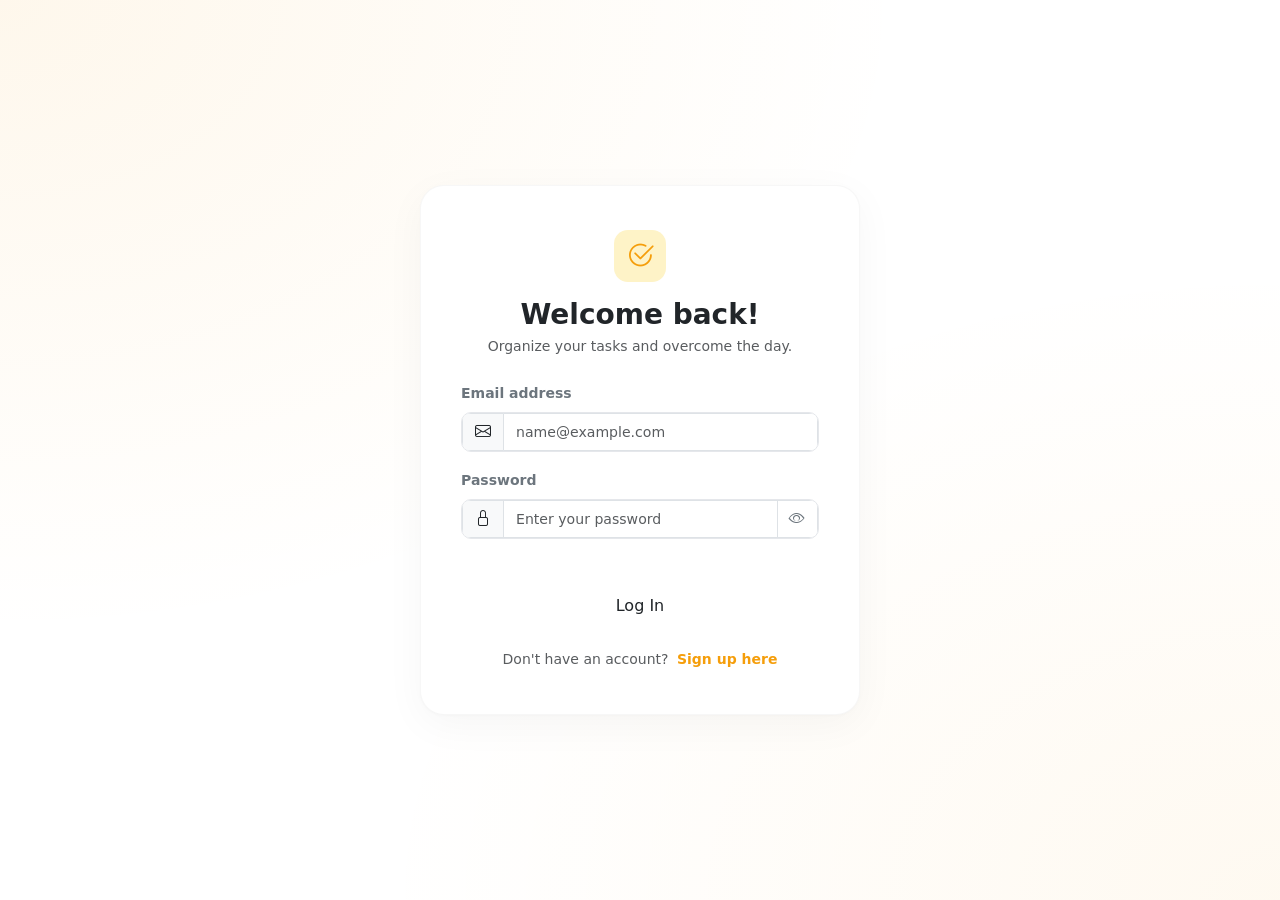
<file: login.html>
<!DOCTYPE html>
<html lang="en">
<head>
  <meta charset="UTF-8">
  <meta name="viewport" content="width=device-width, initial-scale=1.0">
  <title>Login</title>
  <link rel="stylesheet" href="./styles/auth.css" />
  <link href="https://cdn.jsdelivr.net/npm/bootstrap@5.3.3/dist/css/bootstrap.min.css" rel="stylesheet">
  <link href="https://cdn.jsdelivr.net/npm/bootstrap-icons@1.11.3/font/bootstrap-icons.min.css" rel="stylesheet">
  <link href="https://fonts.googleapis.com/css2?family=Inter:wght@400;500;600;700&display=swap" rel="stylesheet">
</head>
<body>

  <div class="auth-card">
    <!-- App Branding -->
    <div class="text-center mb-4">
      <div class="brand-icon">
        <i class="bi bi-check2-circle"></i>
      </div>
      <h3 class="fw-bold text-dark mb-1">Welcome back!</h3>
      <p class="text-muted small">Organize your tasks and overcome the day.</p>
    </div>

    <!-- Login Form -->
    <form action="#" method="POST" novalidate id="loginForm">
      <!-- Email Field -->
      <div class="mb-3">
        <label for="loginEmail" class="form-label small fw-semibold text-secondary">Email address</label>
        <div class="input-group">
          <span class="input-group-text"><i class="bi bi-envelope"></i></span>
          <input type="email" class="form-control" id="loginEmail" placeholder="name@example.com" required>
        </div>
      </div>

      <!-- Password Field -->
      <div class="mb-4">
        <label for="loginPassword" class="form-label small fw-semibold text-secondary">Password</label>
        <div class="input-group">
          <span class="input-group-text"><i class="bi bi-lock"></i></span>
          <input type="password" class="form-control" id="loginPassword" placeholder="Enter your password" required>
          <button class="btn btn-outline-light border border-start-0 text-secondary" type="button" id="togglePassword">
            <i class="bi bi-eye"></i>
          </button>
        </div>
      </div>

      <!-- Submit Button -->
      <button type="submit" class="btn btn-yellow w-100 mb-4">
        Log In
      </button>

      <!-- Redirect to Register -->
      <div class="text-center">
        <p class="small text-muted mb-0">
          Don't have an account? 
          <a href="register.html" class="link-yellow ms-1">Sign up here</a>
        </p>
      </div>
    </form>
  </div>

  <!-- Bootstrap 5.3.x JS Bundle -->
  <script src="https://cdn.jsdelivr.net/npm/bootstrap@5.3.3/dist/js/bootstrap.bundle.min.js"></script>
  <script src="./scripts/login.js"></script>
  
</body>
</html>
</file>
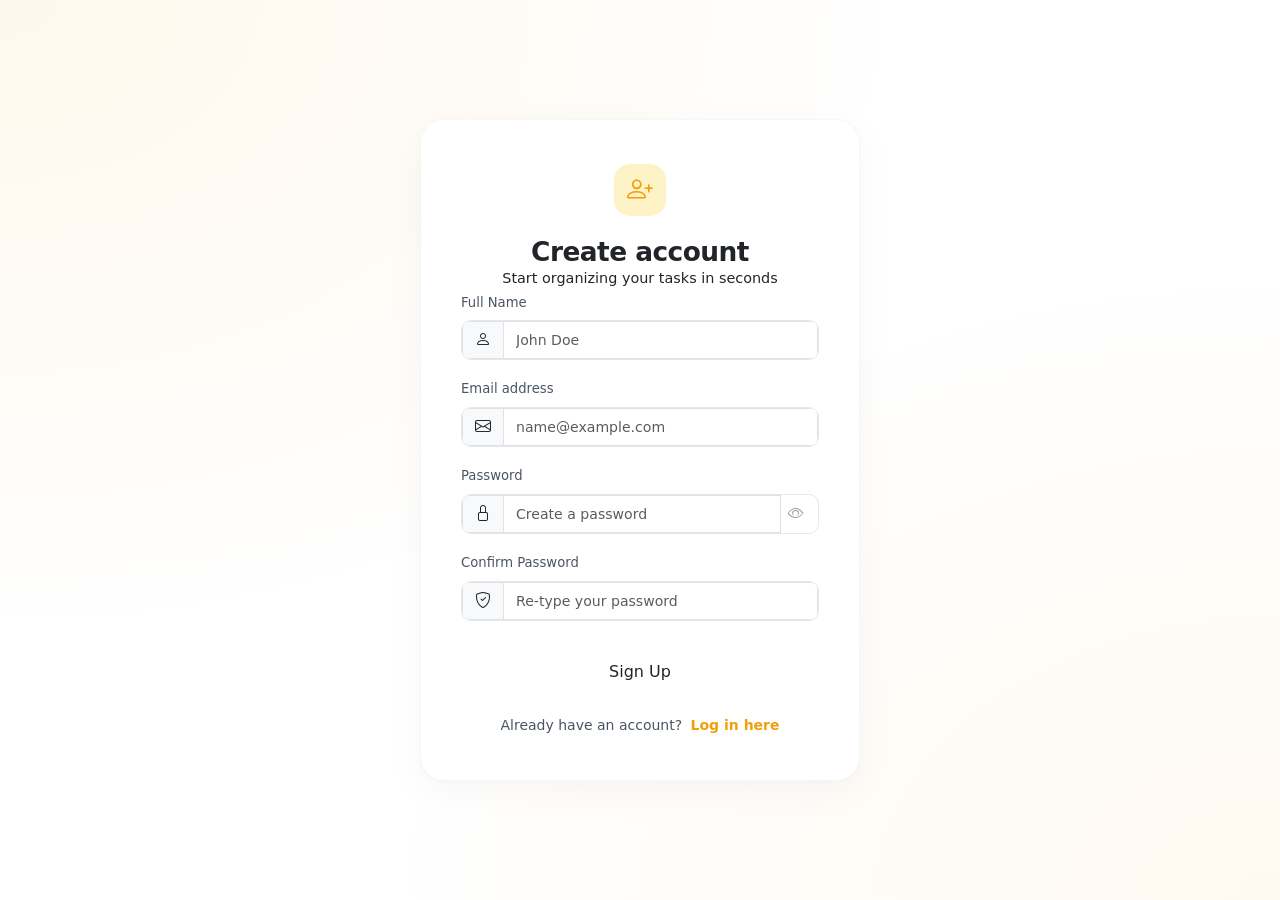
<file: register.html>
<!DOCTYPE html>
<html lang="en">

<head>
    <meta charset="UTF-8">
    <meta name="viewport" content="width=device-width, initial-scale=1.0">
    <title>Register</title>
    <link rel="stylesheet" href="./styles/auth.css">
    <link href="https://cdn.jsdelivr.net/npm/bootstrap@5.3.3/dist/css/bootstrap.min.css" rel="stylesheet">
    <link href="https://cdn.jsdelivr.net/npm/bootstrap-icons@1.11.3/font/bootstrap-icons.min.css" rel="stylesheet">
    <link href="https://fonts.googleapis.com/css2?family=Inter:wght@400;500;600;700&display=swap" rel="stylesheet">
</head>

<body>

    <div class="auth-card">
        <!-- Icon Header -->
        <div class="text-center">
            <div class="brand-badge">
                <i class="bi bi-person-plus"></i>
            </div>
            <h1 class="card-title">Create account</h1>
            <p class="card-subtitle">Start organizing your tasks in seconds</p>
        </div>

        <!-- Form -->
        <form id="registerForm" novalidate>
            <!-- Full Name -->
            <div class="mb-3">
                <label for="name" class="form-label">Full Name</label>
                <div class="input-group">
                    <span class="input-group-text"><i class="bi bi-person"></i></span>
                    <input type="text" id="name" class="form-control" placeholder="John Doe" required>
                </div>
            </div>

            <!-- Email -->
            <div class="mb-3">
                <label for="email" class="form-label">Email address</label>
                <div class="input-group">
                    <span class="input-group-text"><i class="bi bi-envelope"></i></span>
                    <input type="email" id="email" class="form-control" placeholder="name@example.com" required>
                </div>
            </div>

            <!-- Password -->
            <div class="mb-3">
                <label for="regPassword" class="form-label">Password</label>
                <div class="input-group">
                    <span class="input-group-text"><i class="bi bi-lock"></i></span>
                    <input type="password" id="regPassword" class="form-control" placeholder="Create a password" required>
                    <button type="button" class="btn-toggle-pw" id="toggleRegPassword">
                        <i class="bi bi-eye"></i>
                    </button>
                </div>
            </div>

            <!-- Confirm Password -->
            <div class="mb-2">
                <label for="confirmPassword" class="form-label">Confirm Password</label>
                <div class="input-group">
                    <span class="input-group-text"><i class="bi bi-shield-check"></i></span>
                    <input type="password" id="confirmPassword" class="form-control" placeholder="Re-type your password" required>
                </div>
            </div>

            <!-- Submit Button -->
            <button type="submit" class="btn btn-yellow">Sign Up</button>

            <!-- Log In Direct Link -->
            <p class="bottom-link">
                Already have an account? <a href="login.html">Log in here</a>
            </p>
        </form>
    </div>
<script src="./scripts/register.js"></script>

</body>

</html>
</file>
<file: styles/auth.css>
/*Login*/
    :root {
      --primary-yellow: #f59e0b;
      --primary-yellow-hover: #d97706;
      --yellow-light: #fef3c7;
      --yellow-soft: #fffbeb;
      --bg-surface: #f8fafc;
      --text-main: #1e293b;
      --text-muted: #64748b;
    }

    body {
      font-family: 'Inter', sans-serif;
      background-color: var(--bg-surface);
      background-image: 
        radial-gradient(at 0% 0%, rgba(245, 158, 11, 0.08) 0px, transparent 50%),
        radial-gradient(at 100% 100%, rgba(245, 158, 11, 0.06) 0px, transparent 50%);
      min-height: 100vh;
      display: flex;
      align-items: center;
      justify-content: center;
      padding: 1.5rem;
    }
    .auth-card {
      background: #ffffff;
      border: 1px solid #f1f5f9;
      border-radius: 1.25rem;
      box-shadow: 0 10px 25px -5px rgba(0, 0, 0, 0.05), 0 8px 10px -6px rgba(0, 0, 0, 0.01);
      width: 100%;
      max-width: 440px;
      padding: 2.5rem;
    }

    .brand-icon {
      width: 52px;
      height: 52px;
      background-color: var(--yellow-light);
      color: var(--primary-yellow);
      border-radius: 14px;
      display: inline-flex;
      align-items: center;
      justify-content: center;
      font-size: 1.75rem;
      margin-bottom: 1rem;
    }

    .btn-yellow {
      background-color: var(--primary-yellow);
      border-color: var(--primary-yellow);
      color: #f59e0b;
      font-weight: 600;
      padding: 0.75rem;
      border-radius: 0.75rem;
      transition: all 0.2s ease-in-out;
    }

    .btn-yellow:hover, .btn-yellow:focus {
      background-color: var(--primary-yellow-hover);
      border-color: var(--primary-yellow-hover);
      color: #fef3c7 ;
      box-shadow: 0 4px 12px rgba(245, 158, 11, 0.25);
    }

    .form-control {
      padding: 0.75rem 1rem;
      border-radius: 0.75rem;
      border-color: #e2e8f0;
    }

    .form-control:focus {
      border-color: var(--primary-yellow);
      box-shadow: 0 0 0 0.25rem rgba(245, 158, 11, 0.15);
    }

    .input-group-text {
      background-color: #ffffff;
      border-color: #e2e8f0;
      border-radius: 0.75rem;
      color: #94a3b8;
    }

    .link-yellow {
      color: var(--primary-yellow);
      text-decoration: none;
      font-weight: 600;
    }

    .link-yellow:hover {
      color: var(--primary-yellow-hover);
      text-decoration: underline;
    }
/*Register*/
    .auth-card {
      background: #ffffff;
      border-radius: 24px;
      padding: 2.75rem 2.5rem;
      width: 100%;
      max-width: 440px;
      box-shadow: 0 10px 40px rgba(0, 0, 0, 0.04), 0 1px 3px rgba(0, 0, 0, 0.02);
      border: 1px solid rgba(0, 0, 0, 0.03);
    }

    /* Top Icon Badge */
    .brand-badge {
      width: 52px;
      height: 52px;
      background: #fef3c7;
      border-radius: 16px;
      display: inline-flex;
      align-items: center;
      justify-content: center;
      margin-bottom: 1.25rem;
    }

    .brand-badge i {
      font-size: 1.6rem;
      color: #f59e0b;
    }

    .card-title {
      font-weight: 700;
      color: #111827;
      font-size: 1.65rem;
      letter-spacing: -0.02em;
      margin-bottom: 0.35rem;
    }

    .card-subtitle {
      color: #6b7280;
      font-size: 0.9rem;
      margin-bottom: 1.75rem;
    }

    /* Inputs */
    .form-label {
      font-size: 0.825rem;
      font-weight: 500;
      color: #4b5563;
      margin-bottom: 0.4rem;
    }

    .input-group {
      border: 1px solid #e5e7eb;
      border-radius: 10px;
      overflow: hidden;
      transition: all 0.2s ease;
      background: #ffffff;
    }

    .input-group:focus-within {
      border-color: #f59e0b;
      box-shadow: 0 0 0 3px rgba(245, 158, 11, 0.15);
    }

    .input-group-text {
      background: transparent;
      border: none;
      color: #6b7280;
      padding-left: 0.9rem;
      padding-right: 0.4rem;
    }

    .form-control {
      border: none;
      font-size: 0.9rem;
      padding: 0.75rem 0.75rem 0.75rem 0.4rem;
      color: #1f2937;
      box-shadow: none !important;
    }

    .form-control::placeholder {
      color: #9ca3af;
      font-size: 0.88rem;
    }

    .btn-toggle-pw {
      background: transparent;
      border: none;
      color: #9ca3af;
      padding-right: 0.9rem;
      padding-left: 0.5rem;
      cursor: pointer;
    }

    .btn-toggle-pw:hover {
      color: #4b5563;
    }

    /* Yellow Primary Button */
    .btn-yellow {
      background-color: #f59e0b;
      border: none;
      color: #ffffff;
      font-weight: 600;
      font-size: 0.95rem;
      padding: 0.8rem;
      border-radius: 10px;
      width: 100%;
      margin-top: 1.5rem;
      transition: all 0.2s ease;
    }

    .btn-yellow:hover {
      background-color: #d97706;
      color: #ffffff;
    }

    .btn-yellow:active {
      transform: translateY(1px);
    }

    /* Bottom prompt */
    .bottom-link {
      font-size: 0.875rem;
      color: #4b5563;
      margin-top: 1.5rem;
      text-align: center;
      margin-bottom: 0;
    }

    .bottom-link a {
      color: #f59e0b;
      text-decoration: none;
      font-weight: 600;
      margin-left: 0.25rem;
    }

    .bottom-link a:hover {
      text-decoration: underline;
      color: #d97706;
    }
</file>
